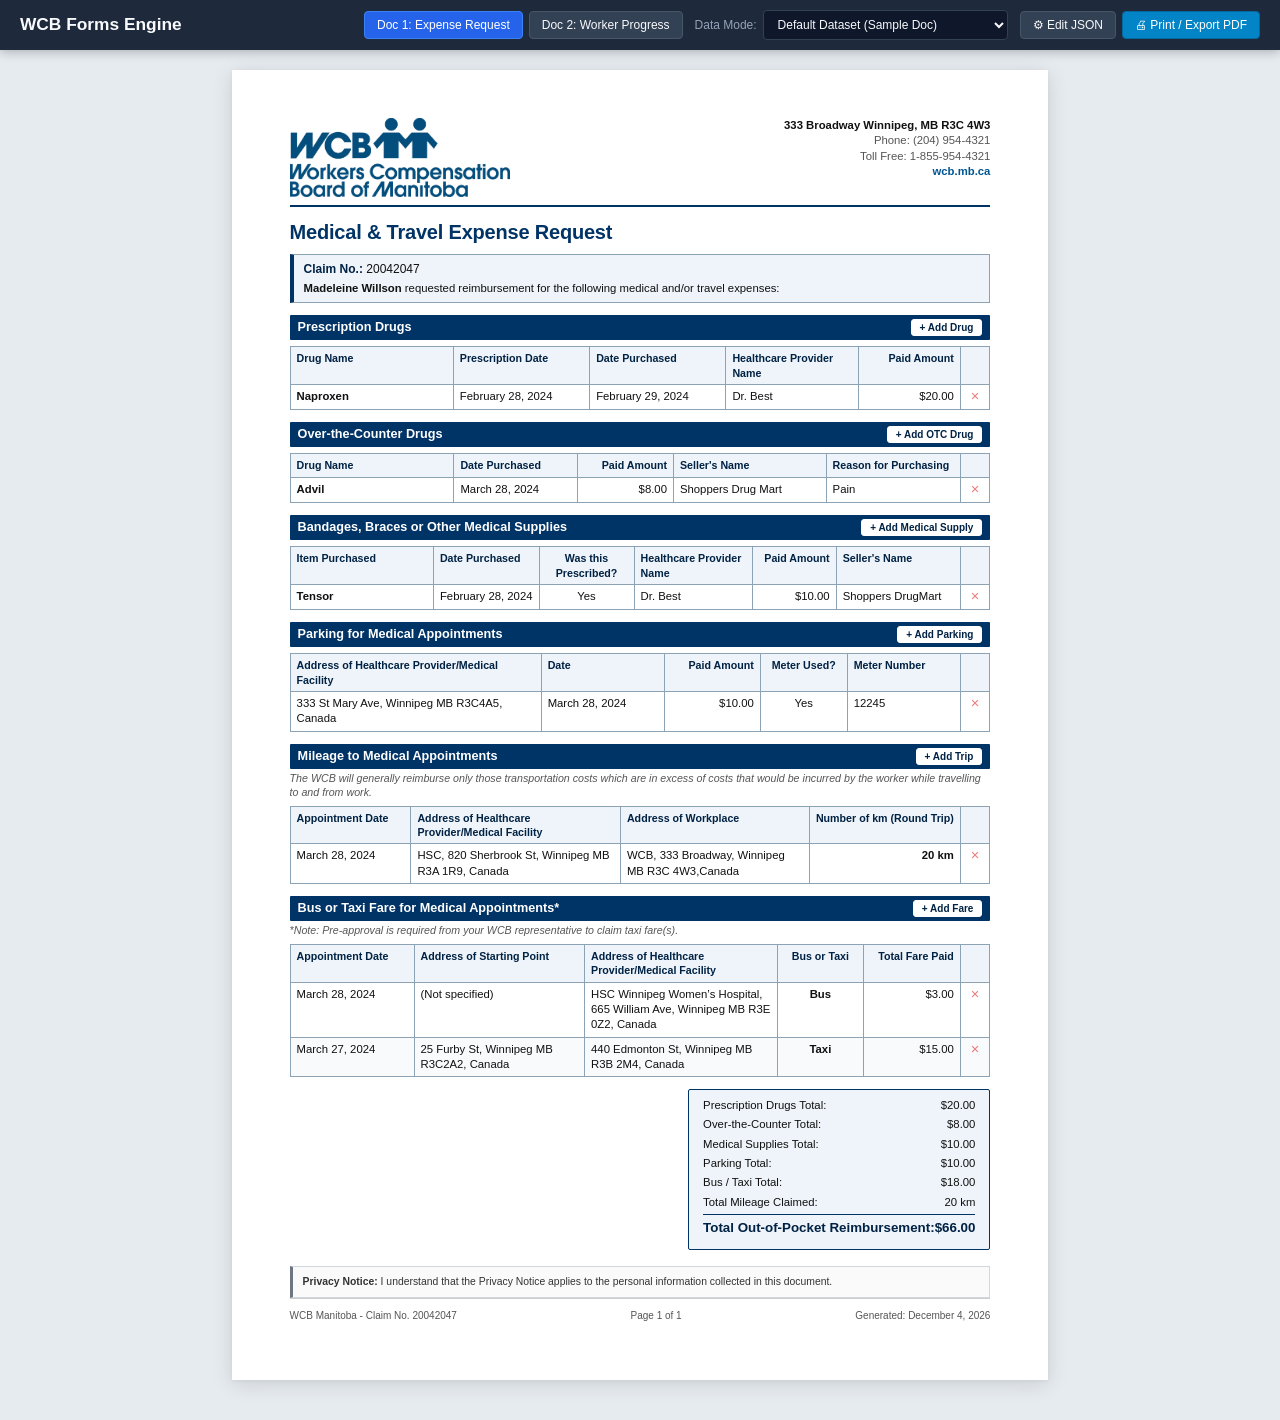
<file: index.html>
<!DOCTYPE html>
<html lang="en">
<head>
  <meta charset="UTF-8" />
  <meta name="viewport" content="width=device-width, initial-scale=1.0" />
  <title>WCB Manitoba - Digital Forms Suite</title>
  <link rel="stylesheet" href="css/base.css" />
  <link rel="stylesheet" href="css/document-common.css" />
  <link rel="stylesheet" href="css/expense-request.css" />
  <link rel="stylesheet" href="css/worker-progress.css" />
  <link rel="stylesheet" href="css/interactive.css" />
  <link rel="stylesheet" href="css/app-toolbar.css" />
</head>
<body>

  <!-- Top App Navigation & Controls Toolbar (Hidden during print) -->
  <header class="app-toolbar no-print">
    <div class="toolbar-brand">
      <span>WCB Forms Engine</span>
      
    </div>

    <div class="toolbar-controls">
      <!-- Document Selection -->
      <div class="control-group">
        <button class="toolbar-btn doc-nav-btn active" data-doc="expense" onclick="window.switchDocument('expense')">Doc 1: Expense Request</button>
        <button class="toolbar-btn doc-nav-btn" data-doc="progress" onclick="window.switchDocument('progress')">Doc 2: Worker Progress</button>
      </div>

      <!-- Dataset Selection -->
      <div class="control-group">
        <label for="dataset-select">Data Mode:</label>
        <select id="dataset-select" class="toolbar-select" onchange="window.changeDataset(this.value)">
          <option value="default">Default Dataset (Sample Doc)</option>
          <option value="minimal">Minimal Single-Row Dataset</option>
          <option value="stressTest">Stress-Test Dataset (Multi-Month 10+)</option>
        </select>
      </div>

      <!-- Actions -->
      <div class="control-group">
        <button id="btn-edit-json" class="toolbar-btn" title="Live Edit Custom JSON Data" onclick="window.openJsonModal()">⚙ Edit JSON</button>
        <button id="btn-print" class="toolbar-btn primary" title="Print to PDF / Printer" onclick="window.printDocument()">🖨 Print / Export PDF</button>
      </div>
    </div>
  </header>

  <!-- Document Render Target -->
  <main class="document-wrapper">
    <div id="document-render-target"></div>
  </main>

  <!-- JSON Live Editor Modal -->
  <div id="json-modal" class="json-modal-overlay no-print">
    <div class="json-modal-card">
      <div class="json-modal-header">
        <h3>Live JSON Data Editor</h3>
        <button id="btn-close-modal" class="toolbar-btn" style="padding: 2px 8px;" onclick="window.closeJsonModal()">✕</button>
      </div>
      <div class="json-modal-body">
        <p style="font-size: 8.5pt; color: #64748b; margin-bottom: 8px;">
          Modify data below and click Apply to instantly re-render the document with new rows or values.
        </p>
        <textarea id="json-editor-textarea" class="json-textarea" spellcheck="false"></textarea>
      </div>
      <div class="json-modal-footer">
        <button id="btn-apply-json" class="toolbar-btn primary" onclick="window.applyCustomJson()">Apply Data &amp; Re-render</button>
      </div>
    </div>
  </div>

  <!-- Scripts -->
  <script src="js/data-expense.js"></script>
  <script src="js/data-progress.js"></script>
  <script src="js/render-expense.js"></script>
  <script src="js/render-progress.js"></script>
  <script src="js/app.js"></script>
</body>
</html>
</file>
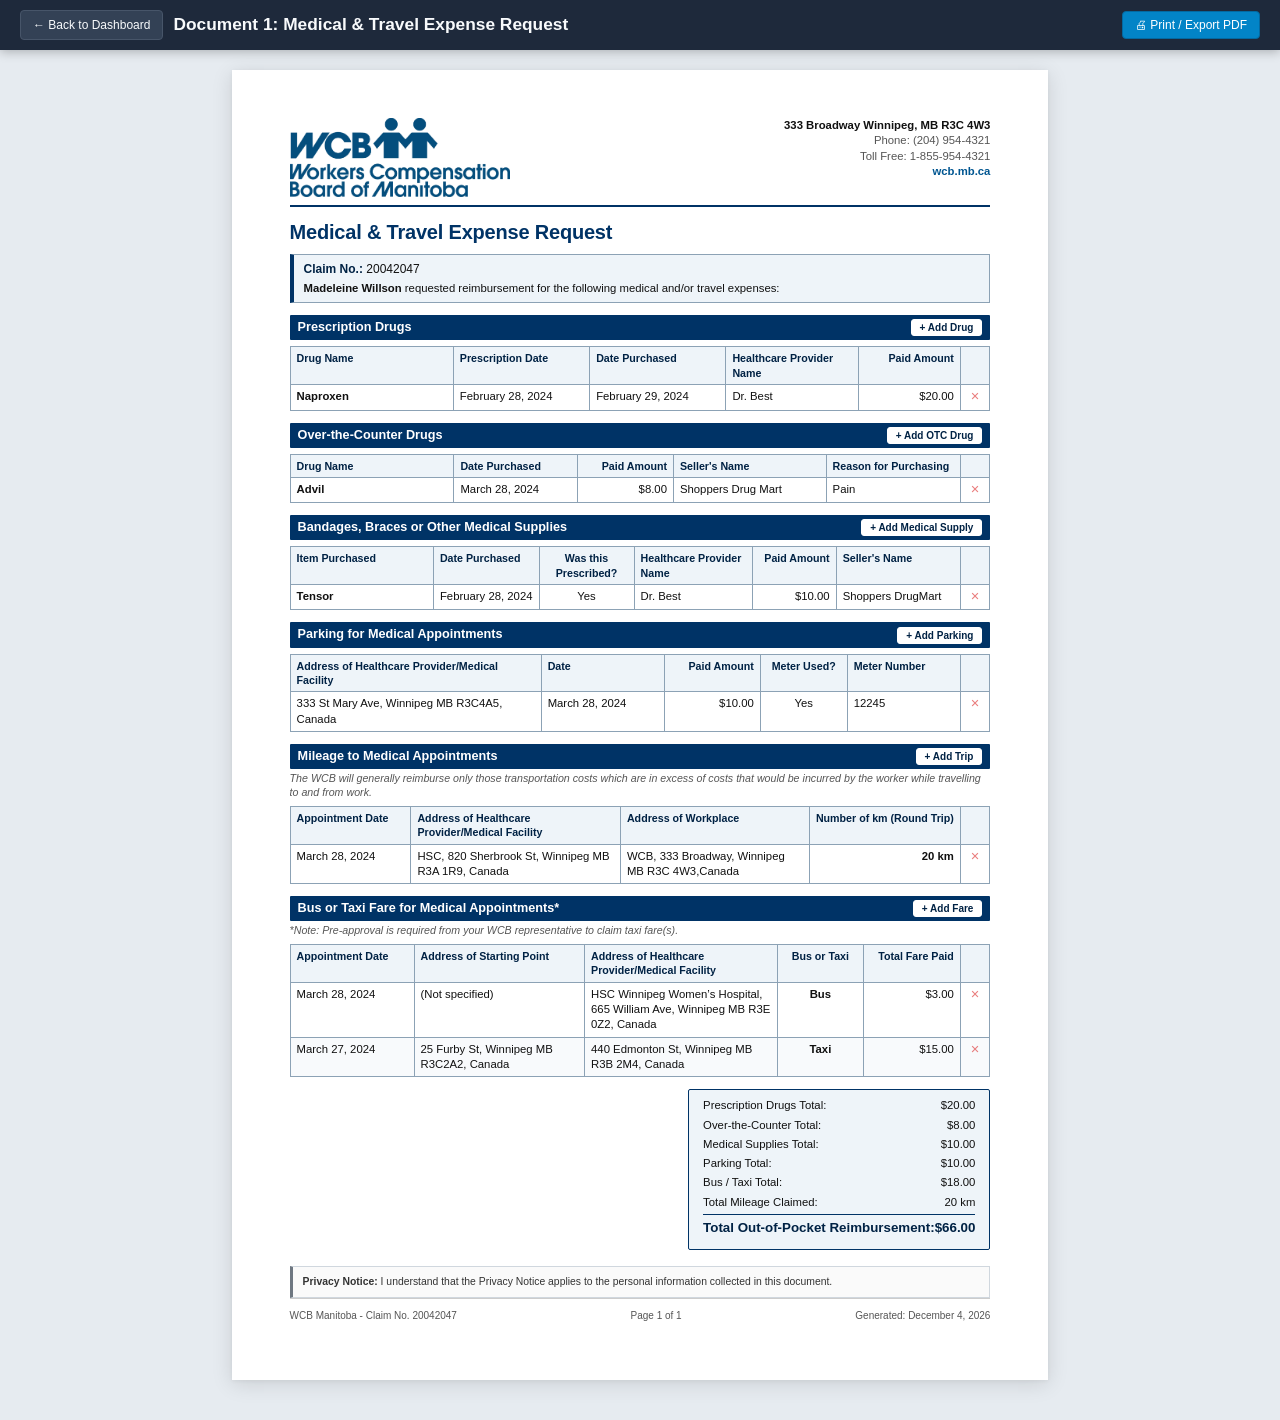
<file: expense-request.html>
<!DOCTYPE html>
<html lang="en">
<head>
  <meta charset="UTF-8" />
  <meta name="viewport" content="width=device-width, initial-scale=1.0" />
  <title>Medical &amp; Travel Expense Request - WCB Manitoba</title>
  <link rel="stylesheet" href="css/base.css" />
  <link rel="stylesheet" href="css/document-common.css" />
  <link rel="stylesheet" href="css/expense-request.css" />
  <link rel="stylesheet" href="css/interactive.css" />
  <link rel="stylesheet" href="css/app-toolbar.css" />
</head>
<body>
  <div class="app-toolbar no-print">
    <div class="toolbar-brand">
      <a href="index.html" class="toolbar-btn">← Back to Dashboard</a>
      <span>Document 1: Medical &amp; Travel Expense Request</span>
    </div>
    <div class="toolbar-controls">
      <button class="toolbar-btn primary" onclick="window.print()">🖨 Print / Export PDF</button>
    </div>
  </div>

  <main class="document-wrapper">
    <div id="document-render-target"></div>
  </main>

  <script src="js/data-expense.js"></script>
  <script src="js/render-expense.js"></script>
  <script>
    document.addEventListener('DOMContentLoaded', () => {
      window.activeData = JSON.parse(JSON.stringify(ExpenseDatasets.default));
      renderExpenseDocument(window.activeData);
    });
  </script>
</body>
</html>
</file>
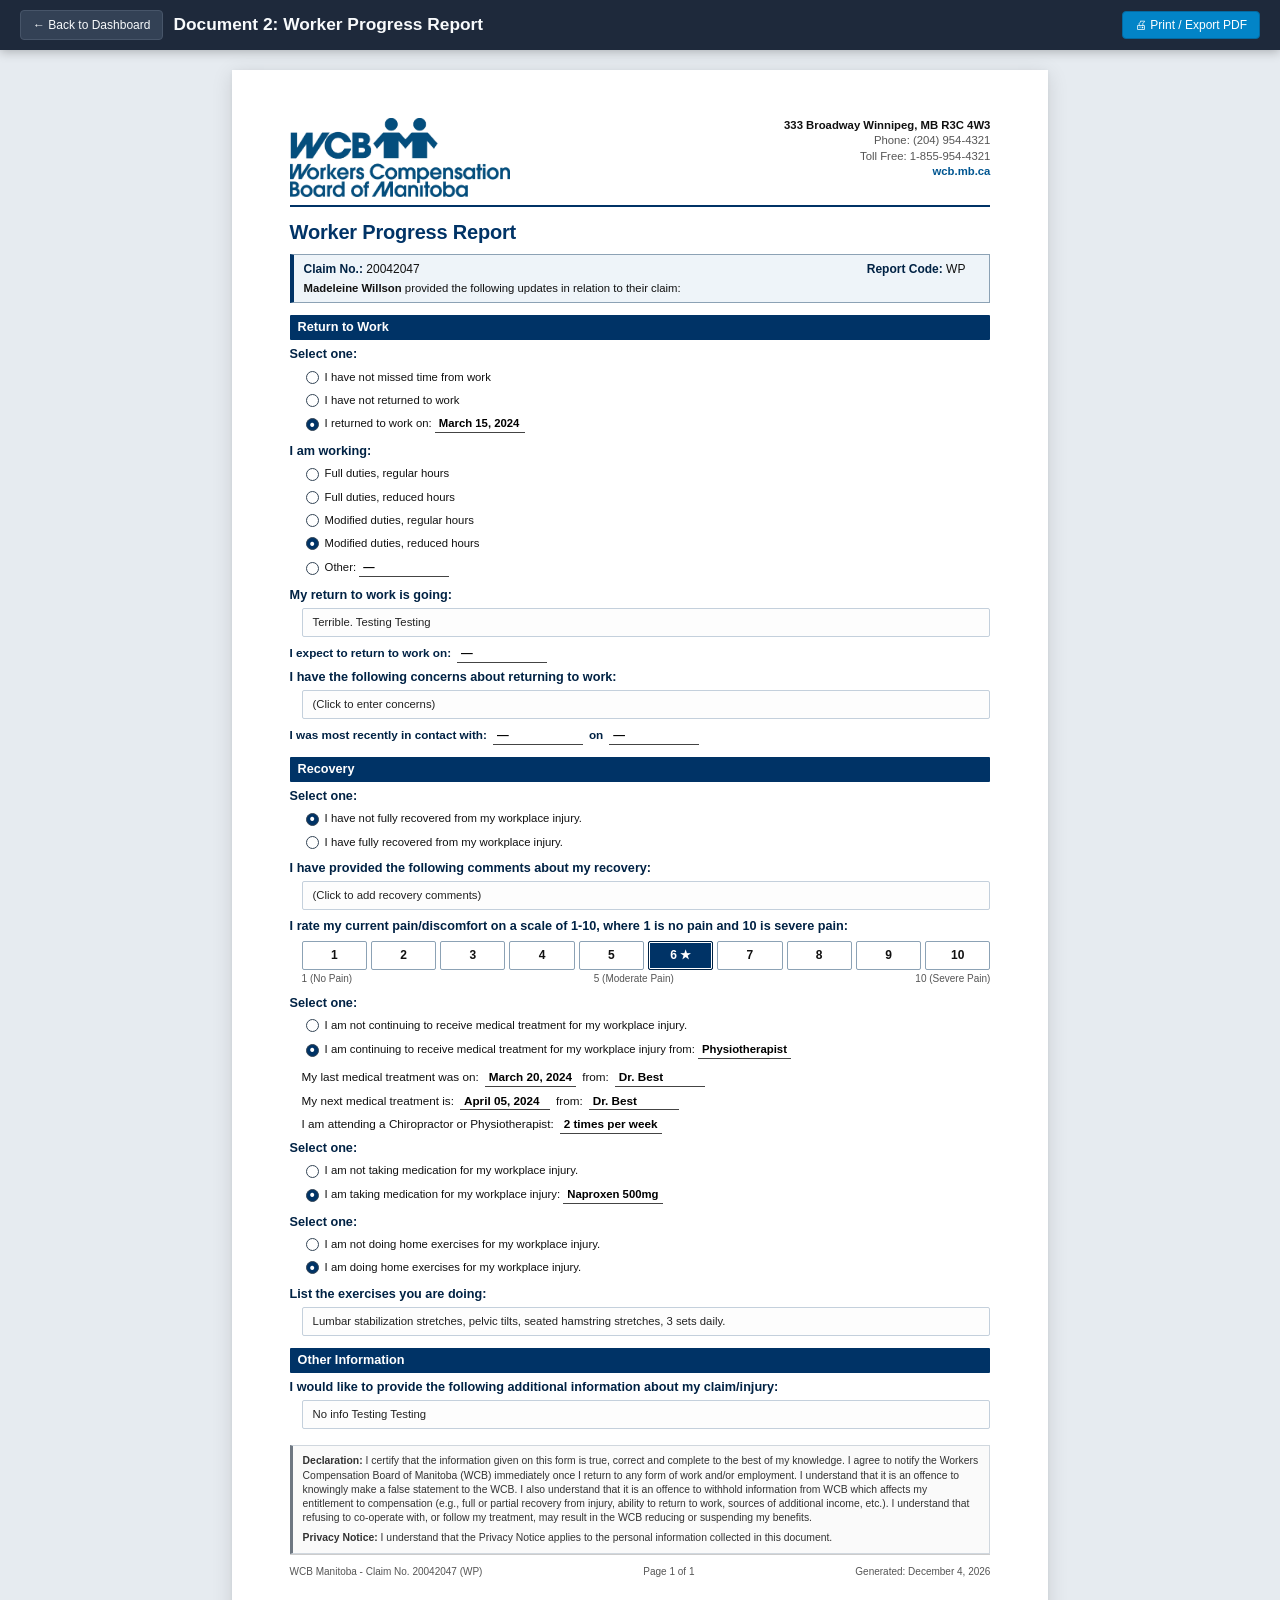
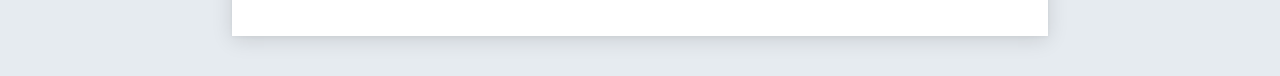
<file: worker-progress.html>
<!DOCTYPE html>
<html lang="en">
<head>
  <meta charset="UTF-8" />
  <meta name="viewport" content="width=device-width, initial-scale=1.0" />
  <title>Worker Progress Report - WCB Manitoba</title>
  <link rel="stylesheet" href="css/base.css" />
  <link rel="stylesheet" href="css/document-common.css" />
  <link rel="stylesheet" href="css/worker-progress.css" />
  <link rel="stylesheet" href="css/interactive.css" />
  <link rel="stylesheet" href="css/app-toolbar.css" />
</head>
<body>
  <div class="app-toolbar no-print">
    <div class="toolbar-brand">
      <a href="index.html" class="toolbar-btn">← Back to Dashboard</a>
      <span>Document 2: Worker Progress Report</span>
    </div>
    <div class="toolbar-controls">
      <button class="toolbar-btn primary" onclick="window.print()">🖨 Print / Export PDF</button>
    </div>
  </div>

  <main class="document-wrapper">
    <div id="document-render-target"></div>
  </main>

  <script src="js/data-progress.js"></script>
  <script src="js/render-progress.js"></script>
  <script>
    document.addEventListener('DOMContentLoaded', () => {
      window.activeData = JSON.parse(JSON.stringify(ProgressDatasets.default));
      renderProgressDocument(window.activeData);
    });
  </script>
</body>
</html>
</file>
<file: css/base.css>
/* ==========================================================================
   WCB Document Suite - Base Stylesheet
   Pure CSS3 - Zero Framework Dependencies
   ========================================================================== */

:root {
  --wcb-blue: #003366;
  --wcb-dark-blue: #002244;
  --wcb-light-blue: #eef4f9;
  --wcb-accent: #005691;
  --wcb-border: #8ca2b5;
  --wcb-border-dark: #334455;
  --wcb-text: #111111;
  --wcb-text-muted: #555555;
  --wcb-bg: #e6ebf0;
  --wcb-paper: #ffffff;
  --wcb-highlight: #fffae6;
  --wcb-row-alt: #f8fafc;
  --font-family: Arial, Helvetica, sans-serif;
  --font-serif: Georgia, 'Times New Roman', Times, serif;
}

* {
  box-sizing: border-box;
  margin: 0;
  padding: 0;
}

body {
  font-family: var(--font-family);
  font-size: 9.5pt;
  line-height: 1.35;
  color: var(--wcb-text);
  background-color: var(--wcb-bg);
  -webkit-font-smoothing: antialiased;
  -moz-osx-font-smoothing: grayscale;
}

/* Document Container & Paper Simulation */
.document-wrapper {
  max-width: 8.5in;
  margin: 20px auto 40px auto;
  padding: 0;
  background: transparent;
}

.document-page {
  background: var(--wcb-paper);
  width: 100%;
  min-height: 11in;
  padding: 0.5in 0.6in 0.6in 0.6in;
  margin-bottom: 24px;
  box-shadow: 0 4px 20px rgba(0, 0, 0, 0.12), 0 1px 4px rgba(0, 0, 0, 0.05);
  position: relative;
  display: flex;
  flex-direction: column;
}

.document-content {
  flex: 1 0 auto;
}

/* Page Break Management */
.page-break {
  page-break-before: always;
  break-before: page;
}

.no-break {
  page-break-inside: avoid;
  break-inside: avoid;
}

/* Print Stylesheet Overrides */
@media print {
  @page {
    size: letter portrait;
    margin: 0.4in 0.5in 0.5in 0.5in;
  }

  body {
    background: #ffffff !important;
    font-size: 9pt;
  }

  .no-print {
    display: none !important;
  }

  .document-wrapper {
    max-width: 100% !important;
    margin: 0 !important;
    padding: 0 !important;
  }

  .document-page {
    box-shadow: none !important;
    margin: 0 !important;
    padding: 0 !important;
    min-height: auto !important;
    page-break-after: always;
  }

  .document-page:last-child {
    page-break-after: auto;
  }

  table {
    page-break-inside: auto;
  }

  tr {
    page-break-inside: avoid;
    page-break-after: auto;
  }

  thead {
    display: table-header-group;
  }

  tfoot {
    display: table-footer-group;
  }
}
</file>
<file: css/document-common.css>
/* ==========================================================================
   WCB Document Suite - Common Document Components
   ========================================================================== */

.wcb-header {
  display: flex;
  justify-content: space-between;
  align-items: flex-start;
  padding-bottom: 8px;
  border-bottom: 2px solid var(--wcb-blue);
  margin-bottom: 12px;
}

.wcb-logo-container {
  max-width: 220px;
}

.wcb-logo-container img {
  max-width: 100%;
  height: auto;
  display: block;
}

.wcb-contact-info {
  text-align: right;
  font-size: 8.5pt;
  color: var(--wcb-text-muted);
  line-height: 1.35;
}

.wcb-contact-info .wcb-address {
  font-weight: 600;
  color: var(--wcb-text);
}

.wcb-contact-info .wcb-url {
  color: var(--wcb-accent);
  font-weight: bold;
  text-decoration: none;
}

.doc-title-bar {
  margin-bottom: 8px;
}

.doc-main-title {
  font-size: 15pt;
  font-weight: bold;
  color: var(--wcb-blue);
  letter-spacing: -0.2px;
  margin-bottom: 4px;
}

.claim-info-strip {
  background: var(--wcb-light-blue);
  border: 1px solid var(--wcb-border);
  border-left: 4px solid var(--wcb-blue);
  padding: 6px 10px;
  margin-bottom: 12px;
  display: flex;
  justify-content: space-between;
  align-items: center;
  flex-wrap: wrap;
  font-size: 9pt;
}

.claim-info-item {
  margin-right: 14px;
}

.claim-label {
  font-weight: bold;
  color: var(--wcb-dark-blue);
}

.claim-value {
  color: var(--wcb-text);
}

.claim-worker-notice {
  width: 100%;
  margin-top: 4px;
  font-size: 8.5pt;
  color: var(--wcb-text);
}

.section-header {
  background: var(--wcb-blue);
  color: #ffffff;
  padding: 4px 8px;
  font-size: 9.5pt;
  font-weight: bold;
  margin-top: 12px;
  margin-bottom: 6px;
  border-radius: 1px;
}

.section-note {
  font-size: 8pt;
  font-style: italic;
  color: var(--wcb-text-muted);
  margin-top: -3px;
  margin-bottom: 6px;
  line-height: 1.3;
}

.legal-notice-box {
  margin-top: 16px;
  padding: 8px 10px;
  background: #fafafa;
  border: 1px solid #d0d7de;
  border-left: 3px solid #6e7781;
  font-size: 7.8pt;
  color: #333333;
  line-height: 1.35;
}

.legal-notice-box p {
  margin-bottom: 6px;
}

.legal-notice-box p:last-child {
  margin-bottom: 0;
}

.document-footer {
  margin-top: auto;
  padding-top: 10px;
  border-top: 1px solid #ccc;
  display: flex;
  justify-content: space-between;
  font-size: 7.5pt;
  color: var(--wcb-text-muted);
}
</file>
<file: css/expense-request.css>
/* ==========================================================================
   WCB Document Suite - Medical & Travel Expense Request Stylesheet
   ========================================================================== */

.expense-table {
  width: 100%;
  border-collapse: collapse;
  margin-bottom: 12px;
  font-size: 8.5pt;
}

.expense-table th,
.expense-table td {
  border: 1px solid var(--wcb-border);
  padding: 4px 6px;
  vertical-align: top;
}

.expense-table th {
  background-color: var(--wcb-light-blue);
  color: var(--wcb-dark-blue);
  font-weight: bold;
  text-align: left;
  font-size: 8pt;
}

.expense-table tr:nth-child(even) td {
  background-color: var(--wcb-row-alt);
}

.expense-table td.col-amount,
.expense-table th.col-amount {
  text-align: right;
  white-space: nowrap;
  font-variant-numeric: tabular-nums;
}

.expense-table td.col-date,
.expense-table th.col-date {
  white-space: nowrap;
}

.expense-table td.col-center,
.expense-table th.col-center {
  text-align: center;
}

.expense-summary-box {
  margin-top: 12px;
  margin-bottom: 12px;
  display: flex;
  justify-content: flex-end;
}

.expense-summary-card {
  background: var(--wcb-light-blue);
  border: 1.5px solid var(--wcb-blue);
  border-radius: 2px;
  padding: 8px 14px;
  min-width: 260px;
}

.expense-summary-row {
  display: flex;
  justify-content: space-between;
  font-size: 8.5pt;
  margin-bottom: 4px;
}

.expense-summary-row.grand-total {
  border-top: 1.5px solid var(--wcb-blue);
  padding-top: 4px;
  margin-top: 4px;
  font-size: 10pt;
  font-weight: bold;
  color: var(--wcb-dark-blue);
}

.table-empty-row td {
  text-align: center;
  font-style: italic;
  color: #777;
  padding: 8px !important;
}
</file>
<file: css/worker-progress.css>
/* ==========================================================================
   WCB Document Suite - Worker Progress Report Stylesheet
   ========================================================================== */

.progress-section-container {
  margin-bottom: 12px;
}

.form-group {
  margin-bottom: 8px;
}

.form-row {
  display: flex;
  align-items: baseline;
  flex-wrap: wrap;
  gap: 6px;
  margin-bottom: 6px;
  font-size: 8.8pt;
}

.form-label {
  font-weight: bold;
  color: var(--wcb-dark-blue);
}

.choice-group {
  display: flex;
  flex-direction: column;
  gap: 4px;
  margin: 4px 0 8px 12px;
}

.choice-item {
  display: flex;
  align-items: center;
  gap: 6px;
  font-size: 8.5pt;
}

.box-indicator {
  display: inline-flex;
  align-items: center;
  justify-content: center;
  width: 13px;
  height: 13px;
  border: 1.5px solid #334455;
  font-size: 9pt;
  line-height: 1;
  font-weight: bold;
  color: #003366;
  background: #ffffff;
  flex-shrink: 0;
}

.box-indicator.radio {
  border-radius: 50%;
}

.box-indicator.selected {
  background: var(--wcb-blue);
  color: #ffffff;
}

.box-indicator.selected::after {
  content: "\2713";
  font-size: 10px;
}

.box-indicator.selected.radio::after {
  content: "\2022";
  font-size: 14px;
  line-height: 10px;
}

.underlined-value {
  border-bottom: 1px solid #444;
  padding: 0 4px 1px 4px;
  font-weight: 600;
  color: #000;
  min-width: 90px;
  display: inline-block;
}

.text-feedback-box {
  background: #fdfdfd;
  border: 1px solid #c4d0dc;
  padding: 6px 10px;
  margin: 4px 0 6px 12px;
  font-size: 8.5pt;
  color: #222;
  min-height: 24px;
  border-radius: 2px;
  white-space: pre-wrap;
}

.pain-scale-container {
  margin: 6px 0 10px 12px;
}

.pain-scale-grid {
  display: flex;
  gap: 4px;
  margin-top: 4px;
}

.pain-scale-cell {
  flex: 1;
  text-align: center;
  border: 1px solid var(--wcb-border);
  padding: 5px 0;
  font-size: 9pt;
  font-weight: bold;
  background: #ffffff;
  border-radius: 2px;
}

.pain-scale-cell.active {
  background: var(--wcb-blue);
  color: #ffffff;
  border-color: var(--wcb-dark-blue);
  box-shadow: inset 0 0 0 1px #fff;
}

.pain-scale-labels {
  display: flex;
  justify-content: space-between;
  font-size: 7.5pt;
  color: var(--wcb-text-muted);
  margin-top: 2px;
}
</file>
<file: css/interactive.css>
/* ==========================================================================
   WCB Document Suite - Interactive Controls & Action Buttons
   ========================================================================== */

.table-header-with-actions {
  display: flex;
  justify-content: space-between;
  align-items: center;
  background: var(--wcb-blue);
  color: #ffffff;
  padding: 4px 8px;
  margin-top: 12px;
  margin-bottom: 6px;
  border-radius: 1px;
}

.table-header-with-actions .section-title {
  font-size: 9.5pt;
  font-weight: bold;
}

.btn-add-row {
  background: #ffffff;
  color: var(--wcb-dark-blue);
  border: 1px solid #ffffff;
  padding: 2px 8px;
  font-size: 7.5pt;
  font-weight: bold;
  border-radius: 3px;
  cursor: pointer;
  transition: all 0.15s ease;
}

.btn-add-row:hover {
  background: var(--wcb-light-blue);
  color: var(--wcb-blue);
}

.btn-del-row {
  background: transparent;
  color: #dc2626;
  border: none;
  font-size: 11pt;
  cursor: pointer;
  padding: 0 4px;
  line-height: 1;
  opacity: 0.6;
  transition: opacity 0.15s ease;
}

.btn-del-row:hover {
  opacity: 1;
  color: #b91c1c;
}

.editable-cell {
  outline: none;
  min-height: 14px;
  transition: background-color 0.15s ease;
}

.editable-cell:hover {
  background-color: #fff9db !important;
}

.editable-cell:focus {
  background-color: #fff3bf !important;
  box-shadow: inset 0 0 0 1.5px var(--wcb-accent);
}

.clickable-choice {
  cursor: pointer;
  user-select: none;
  padding: 2px 4px;
  border-radius: 3px;
  transition: background-color 0.15s ease;
}

.clickable-choice:hover {
  background-color: var(--wcb-light-blue);
}

.clickable-pain-cell {
  cursor: pointer;
  user-select: none;
  transition: all 0.15s ease;
}

.clickable-pain-cell:hover {
  background-color: var(--wcb-light-blue);
  border-color: var(--wcb-accent);
}

/* Hide interactive edit/add/delete triggers during print */
@media print {
  .btn-add-row,
  .btn-del-row,
  .no-print {
    display: none !important;
  }

  .editable-cell {
    background: transparent !important;
    box-shadow: none !important;
  }
}
</file>
<file: css/app-toolbar.css>
/* ==========================================================================
   WCB Document Suite - Interactive Controls & Toolbar (Screen Only)
   ========================================================================== */

.app-toolbar {
  background: #1e293b;
  color: #f8fafc;
  padding: 10px 20px;
  display: flex;
  justify-content: space-between;
  align-items: center;
  position: sticky;
  top: 0;
  z-index: 1000;
  box-shadow: 0 2px 10px rgba(0, 0, 0, 0.25);
  font-family: -apple-system, BlinkMacSystemFont, "Segoe UI", Roboto, sans-serif;
}

.toolbar-brand {
  display: flex;
  align-items: center;
  gap: 10px;
  font-weight: bold;
  font-size: 13pt;
}

.toolbar-brand .badge {
  background: #3b82f6;
  color: white;
  padding: 2px 6px;
  border-radius: 4px;
  font-size: 8.5pt;
  font-weight: 600;
}

.toolbar-controls {
  display: flex;
  align-items: center;
  gap: 12px;
}

.control-group {
  display: flex;
  align-items: center;
  gap: 6px;
}

.control-group label {
  font-size: 9pt;
  color: #94a3b8;
}

.toolbar-btn {
  background: #334155;
  color: #f8fafc;
  border: 1px solid #475569;
  padding: 6px 12px;
  border-radius: 4px;
  cursor: pointer;
  font-size: 9pt;
  font-weight: 500;
  transition: all 0.15s ease;
  display: inline-flex;
  align-items: center;
  gap: 6px;
  text-decoration: none;
}

.toolbar-btn:hover {
  background: #475569;
  border-color: #64748b;
}

.toolbar-btn.active {
  background: #2563eb;
  border-color: #3b82f6;
  color: white;
}

.toolbar-btn.primary {
  background: #0284c7;
  border-color: #0369a1;
  color: white;
}

.toolbar-btn.primary:hover {
  background: #0369a1;
}

.toolbar-select {
  background: #0f172a;
  color: #f8fafc;
  border: 1px solid #334155;
  padding: 6px 10px;
  border-radius: 4px;
  font-size: 9pt;
  cursor: pointer;
}

.json-modal-overlay {
  display: none;
  position: fixed;
  top: 0;
  left: 0;
  right: 0;
  bottom: 0;
  background: rgba(0, 0, 0, 0.6);
  z-index: 2000;
  backdrop-filter: blur(2px);
  align-items: center;
  justify-content: center;
}

.json-modal-overlay.open {
  display: flex;
}

.json-modal-card {
  background: #ffffff;
  width: 90%;
  max-width: 750px;
  height: 80vh;
  border-radius: 8px;
  display: flex;
  flex-direction: column;
  overflow: hidden;
  box-shadow: 0 10px 30px rgba(0, 0, 0, 0.4);
}

.json-modal-header {
  background: #1e293b;
  color: #fff;
  padding: 12px 18px;
  display: flex;
  justify-content: space-between;
  align-items: center;
}

.json-modal-body {
  flex: 1;
  padding: 12px;
  display: flex;
  flex-direction: column;
}

.json-textarea {
  flex: 1;
  width: 100%;
  font-family: Consolas, Monaco, "Courier New", monospace;
  font-size: 9pt;
  padding: 10px;
  border: 1px solid #cbd5e1;
  border-radius: 4px;
  resize: none;
}

.json-modal-footer {
  padding: 10px 18px;
  background: #f1f5f9;
  border-top: 1px solid #e2e8f0;
  display: flex;
  justify-content: flex-end;
  gap: 10px;
}
</file>
